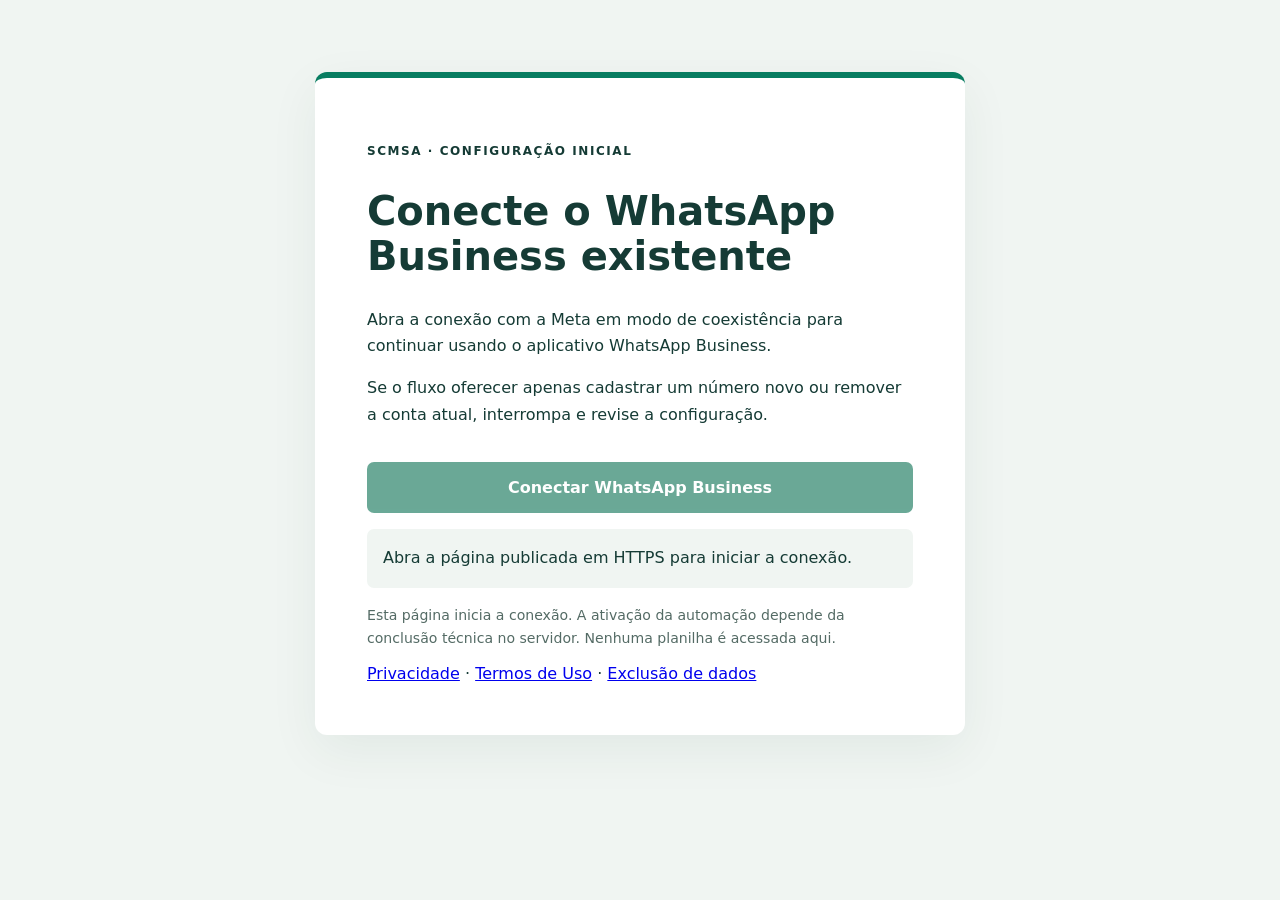
<file: index.html>
<!doctype html>
<html lang="pt-BR">
<head>
  <meta charset="utf-8">
  <meta name="viewport" content="width=device-width, initial-scale=1">
  <meta name="referrer" content="no-referrer">
  <meta name="robots" content="noindex,nofollow">
  <title>SCMSA · Conectar WhatsApp</title>
  <link rel="stylesheet" href="style.css">
  <script src="signup.js" defer></script>
</head>
<body>
  <main>
    <p class="eyebrow">SCMSA · CONFIGURAÇÃO INICIAL</p>
    <h1>Conecte o WhatsApp Business existente</h1>
    <p>Abra a conexão com a Meta em modo de coexistência para continuar usando o aplicativo WhatsApp Business.</p>
    <p>Se o fluxo oferecer apenas cadastrar um número novo ou remover a conta atual, interrompa e revise a configuração.</p>
    <button id="connect" disabled>Carregando conexão…</button>
    <p id="status" role="status" aria-live="polite">Aguardando a Meta.</p>
    <p class="note">Esta página inicia a conexão. A ativação da automação depende da conclusão técnica no servidor. Nenhuma planilha é acessada aqui.</p>
    <nav aria-label="Informações do MVP"><a href="privacy.html">Privacidade</a> · <a href="terms.html">Termos de Uso</a> · <a href="data-deletion.html">Exclusão de dados</a></nav>
  </main>
</body>
</html>
</file>
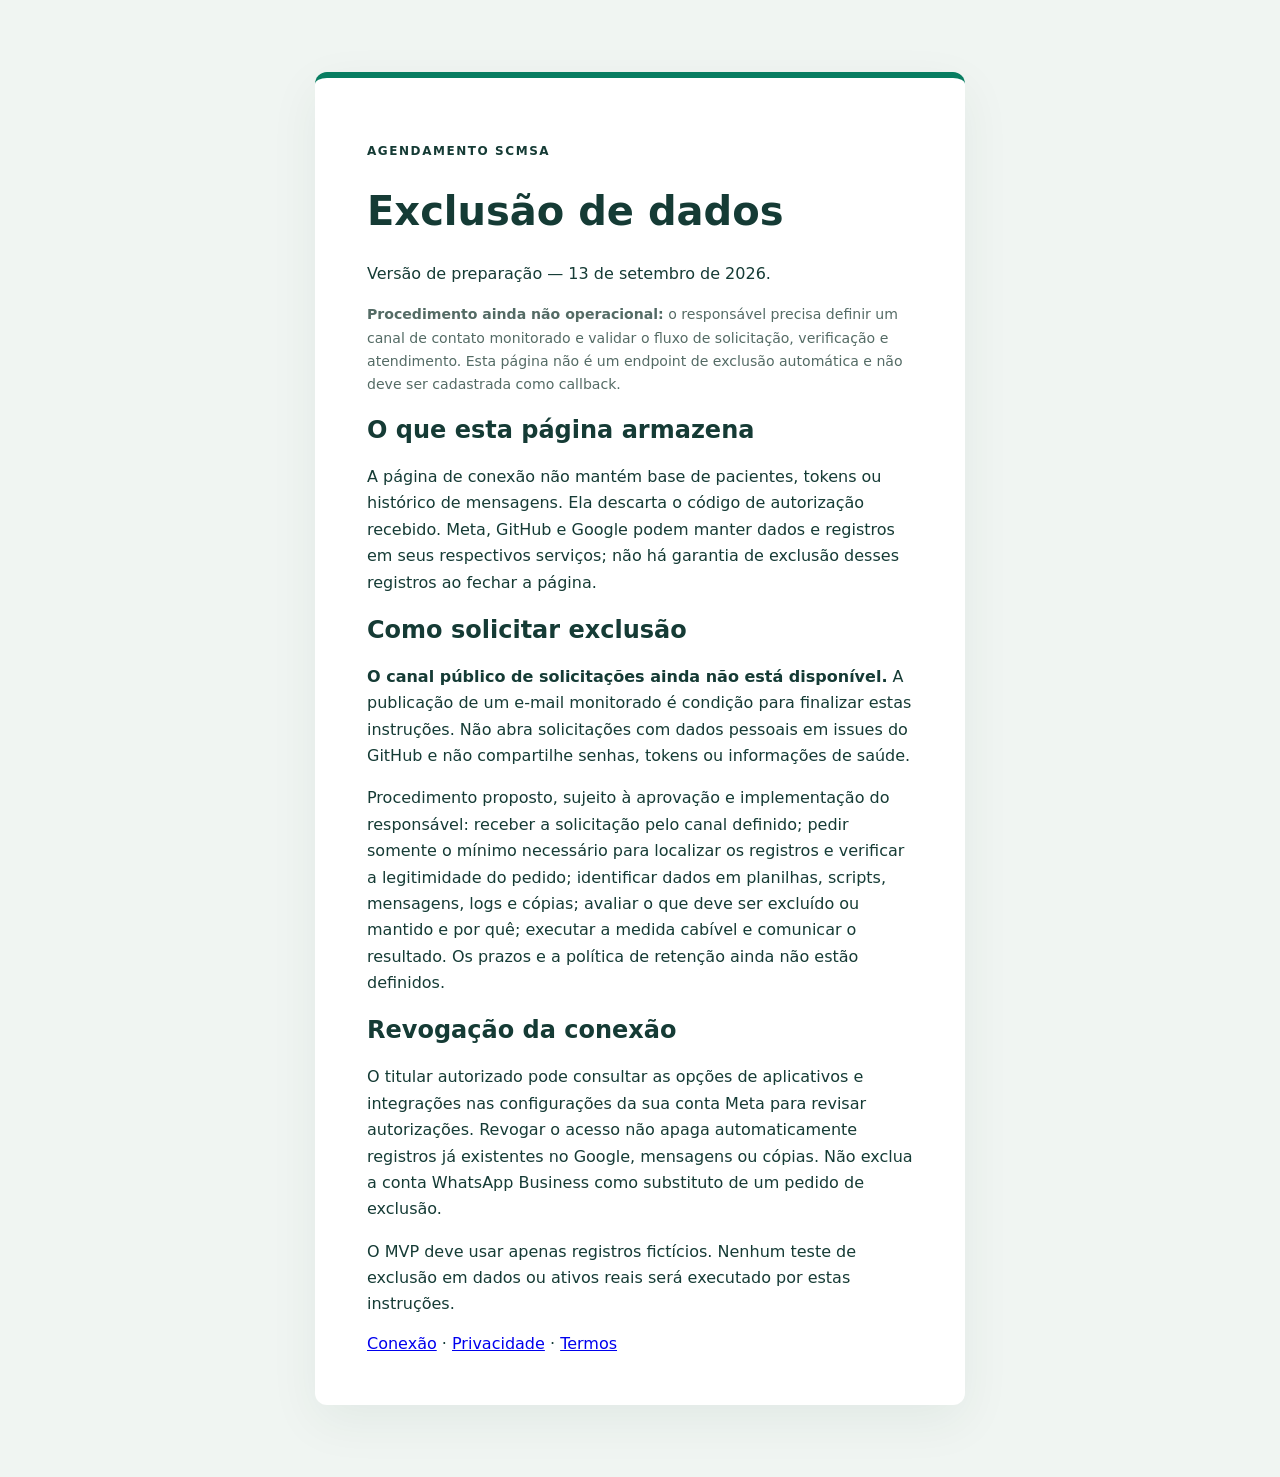
<file: data-deletion.html>
<!doctype html>
<html lang="pt-BR"><head><meta charset="utf-8"><meta name="viewport" content="width=device-width, initial-scale=1"><meta name="robots" content="noindex,nofollow"><title>Exclusão de dados · Agendamento SCMSA</title><link rel="stylesheet" href="style.css"></head>
<body><main><p class="eyebrow">AGENDAMENTO SCMSA</p><h1>Exclusão de dados</h1><p>Versão de preparação — 13 de setembro de 2026.</p>
<p class="note"><strong>Procedimento ainda não operacional:</strong> o responsável precisa definir um canal de contato monitorado e validar o fluxo de solicitação, verificação e atendimento. Esta página não é um endpoint de exclusão automática e não deve ser cadastrada como callback.</p>
<h2>O que esta página armazena</h2><p>A página de conexão não mantém base de pacientes, tokens ou histórico de mensagens. Ela descarta o código de autorização recebido. Meta, GitHub e Google podem manter dados e registros em seus respectivos serviços; não há garantia de exclusão desses registros ao fechar a página.</p>
<h2>Como solicitar exclusão</h2><p><strong>O canal público de solicitações ainda não está disponível.</strong> A publicação de um e-mail monitorado é condição para finalizar estas instruções. Não abra solicitações com dados pessoais em issues do GitHub e não compartilhe senhas, tokens ou informações de saúde.</p>
<p>Procedimento proposto, sujeito à aprovação e implementação do responsável: receber a solicitação pelo canal definido; pedir somente o mínimo necessário para localizar os registros e verificar a legitimidade do pedido; identificar dados em planilhas, scripts, mensagens, logs e cópias; avaliar o que deve ser excluído ou mantido e por quê; executar a medida cabível e comunicar o resultado. Os prazos e a política de retenção ainda não estão definidos.</p>
<h2>Revogação da conexão</h2><p>O titular autorizado pode consultar as opções de aplicativos e integrações nas configurações da sua conta Meta para revisar autorizações. Revogar o acesso não apaga automaticamente registros já existentes no Google, mensagens ou cópias. Não exclua a conta WhatsApp Business como substituto de um pedido de exclusão.</p>
<p>O MVP deve usar apenas registros fictícios. Nenhum teste de exclusão em dados ou ativos reais será executado por estas instruções.</p><nav aria-label="Informações do MVP"><a href="index.html">Conexão</a> · <a href="privacy.html">Privacidade</a> · <a href="terms.html">Termos</a></nav></main></body></html>
</file>
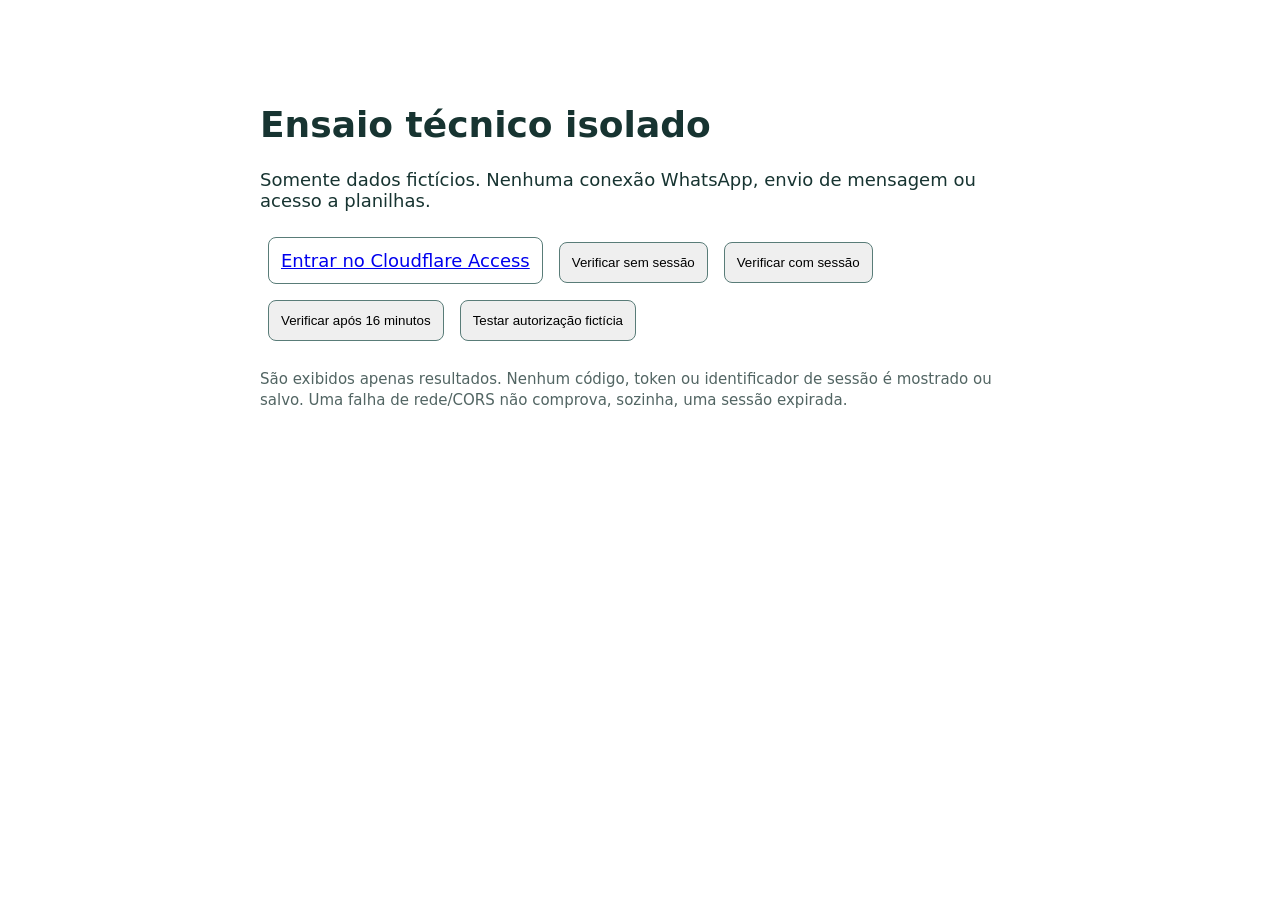
<file: ensaio.html>
<!doctype html><html lang="pt-BR"><meta charset="utf-8"><meta name="viewport" content="width=device-width,initial-scale=1"><meta name="referrer" content="no-referrer"><meta http-equiv="Content-Security-Policy" content="default-src 'none'; script-src 'self'; style-src 'unsafe-inline'; connect-src https://onboarding-admin.lisnaldo-alevi.workers.dev; base-uri 'none'; form-action 'none'"><title>SCMSA · Ensaio isolado</title><style>body{font:18px system-ui;max-width:760px;margin:4rem auto;padding:1rem;color:#173431}button,a{display:inline-block;padding:12px;margin:8px;border:1px solid #597c78;border-radius:8px}li{margin:1rem}small{color:#526563}</style><h1>Ensaio técnico isolado</h1><p>Somente dados fictícios. Nenhuma conexão WhatsApp, envio de mensagem ou acesso a planilhas.</p><a href="https://onboarding-admin.lisnaldo-alevi.workers.dev/" target="_blank" rel="noopener noreferrer">Entrar no Cloudflare Access</a><button id="anonymous">Verificar sem sessão</button><button id="authorized">Verificar com sessão</button><button id="expiry">Verificar após 16 minutos</button><ul id="results" aria-live="polite"></ul><small>São exibidos apenas resultados. Nenhum código, token ou identificador de sessão é mostrado ou salvo. Uma falha de rede/CORS não comprova, sozinha, uma sessão expirada.</small><script src="ensaio.js"></script></html>
</file>
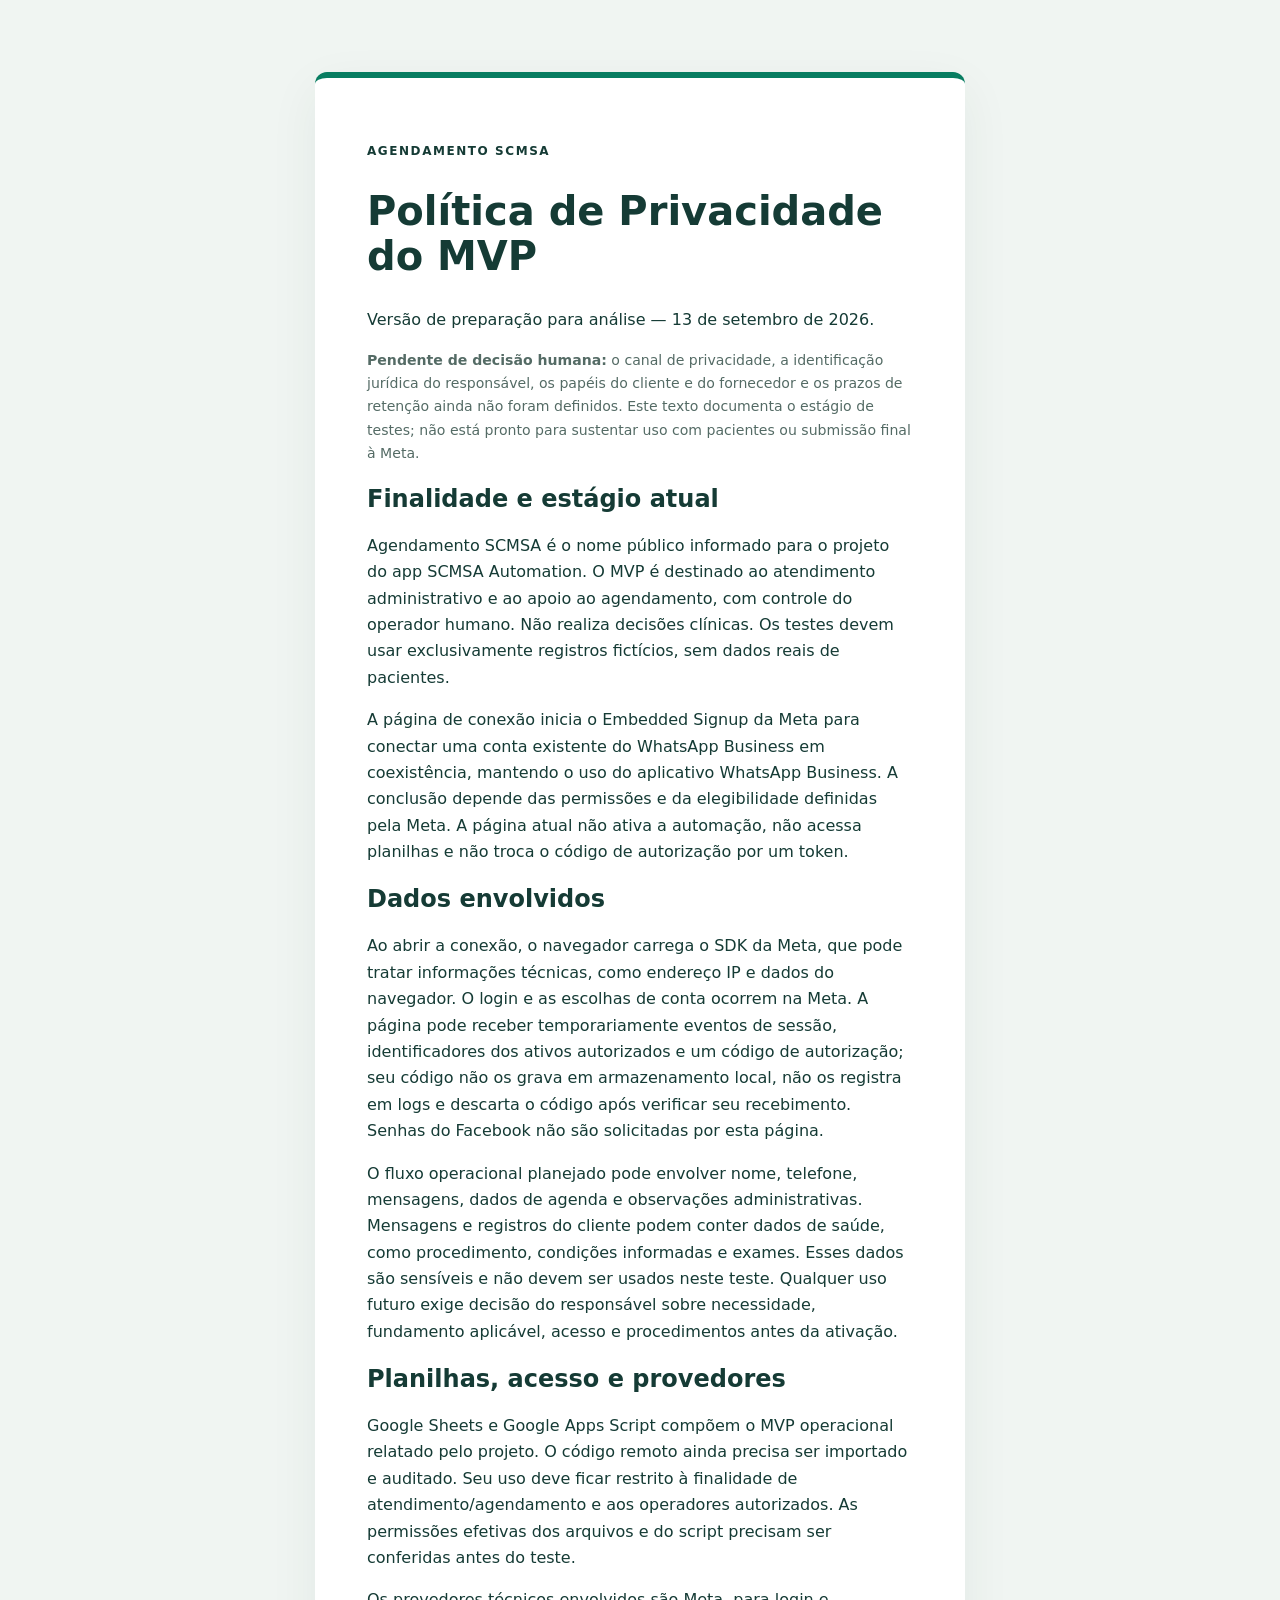
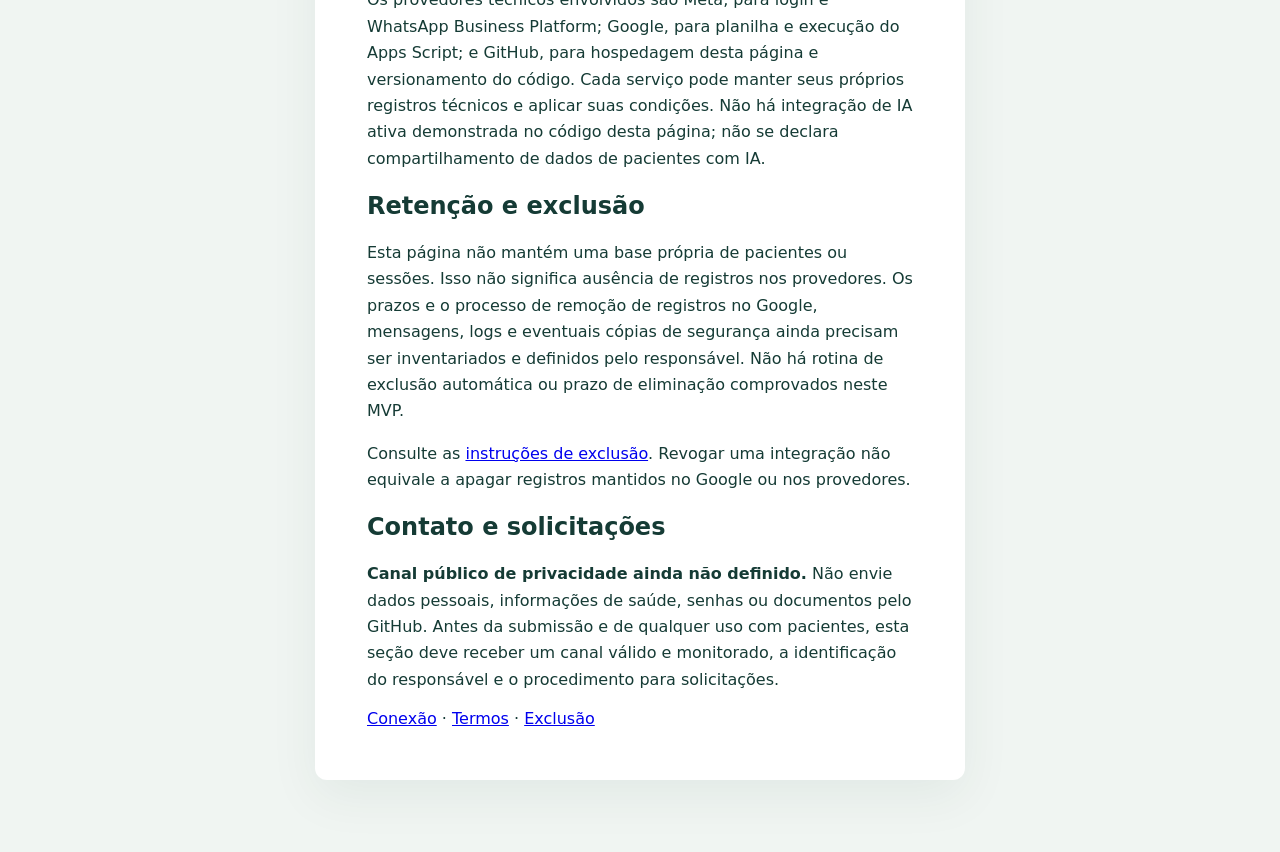
<file: privacy.html>
<!doctype html>
<html lang="pt-BR"><head><meta charset="utf-8"><meta name="viewport" content="width=device-width, initial-scale=1"><meta name="robots" content="noindex,nofollow"><title>Privacidade · Agendamento SCMSA</title><link rel="stylesheet" href="style.css"></head>
<body><main><p class="eyebrow">AGENDAMENTO SCMSA</p><h1>Política de Privacidade do MVP</h1>
<p>Versão de preparação para análise — 13 de setembro de 2026.</p>
<p class="note"><strong>Pendente de decisão humana:</strong> o canal de privacidade, a identificação jurídica do responsável, os papéis do cliente e do fornecedor e os prazos de retenção ainda não foram definidos. Este texto documenta o estágio de testes; não está pronto para sustentar uso com pacientes ou submissão final à Meta.</p>
<h2>Finalidade e estágio atual</h2><p>Agendamento SCMSA é o nome público informado para o projeto do app SCMSA Automation. O MVP é destinado ao atendimento administrativo e ao apoio ao agendamento, com controle do operador humano. Não realiza decisões clínicas. Os testes devem usar exclusivamente registros fictícios, sem dados reais de pacientes.</p>
<p>A página de conexão inicia o Embedded Signup da Meta para conectar uma conta existente do WhatsApp Business em coexistência, mantendo o uso do aplicativo WhatsApp Business. A conclusão depende das permissões e da elegibilidade definidas pela Meta. A página atual não ativa a automação, não acessa planilhas e não troca o código de autorização por um token.</p>
<h2>Dados envolvidos</h2><p>Ao abrir a conexão, o navegador carrega o SDK da Meta, que pode tratar informações técnicas, como endereço IP e dados do navegador. O login e as escolhas de conta ocorrem na Meta. A página pode receber temporariamente eventos de sessão, identificadores dos ativos autorizados e um código de autorização; seu código não os grava em armazenamento local, não os registra em logs e descarta o código após verificar seu recebimento. Senhas do Facebook não são solicitadas por esta página.</p>
<p>O fluxo operacional planejado pode envolver nome, telefone, mensagens, dados de agenda e observações administrativas. Mensagens e registros do cliente podem conter dados de saúde, como procedimento, condições informadas e exames. Esses dados são sensíveis e não devem ser usados neste teste. Qualquer uso futuro exige decisão do responsável sobre necessidade, fundamento aplicável, acesso e procedimentos antes da ativação.</p>
<h2>Planilhas, acesso e provedores</h2><p>Google Sheets e Google Apps Script compõem o MVP operacional relatado pelo projeto. O código remoto ainda precisa ser importado e auditado. Seu uso deve ficar restrito à finalidade de atendimento/agendamento e aos operadores autorizados. As permissões efetivas dos arquivos e do script precisam ser conferidas antes do teste.</p>
<p>Os provedores técnicos envolvidos são Meta, para login e WhatsApp Business Platform; Google, para planilha e execução do Apps Script; e GitHub, para hospedagem desta página e versionamento do código. Cada serviço pode manter seus próprios registros técnicos e aplicar suas condições. Não há integração de IA ativa demonstrada no código desta página; não se declara compartilhamento de dados de pacientes com IA.</p>
<h2>Retenção e exclusão</h2><p>Esta página não mantém uma base própria de pacientes ou sessões. Isso não significa ausência de registros nos provedores. Os prazos e o processo de remoção de registros no Google, mensagens, logs e eventuais cópias de segurança ainda precisam ser inventariados e definidos pelo responsável. Não há rotina de exclusão automática ou prazo de eliminação comprovados neste MVP.</p>
<p>Consulte as <a href="data-deletion.html">instruções de exclusão</a>. Revogar uma integração não equivale a apagar registros mantidos no Google ou nos provedores.</p>
<h2>Contato e solicitações</h2><p><strong>Canal público de privacidade ainda não definido.</strong> Não envie dados pessoais, informações de saúde, senhas ou documentos pelo GitHub. Antes da submissão e de qualquer uso com pacientes, esta seção deve receber um canal válido e monitorado, a identificação do responsável e o procedimento para solicitações.</p>
<nav aria-label="Informações do MVP"><a href="index.html">Conexão</a> · <a href="terms.html">Termos</a> · <a href="data-deletion.html">Exclusão</a></nav></main></body></html>
</file>
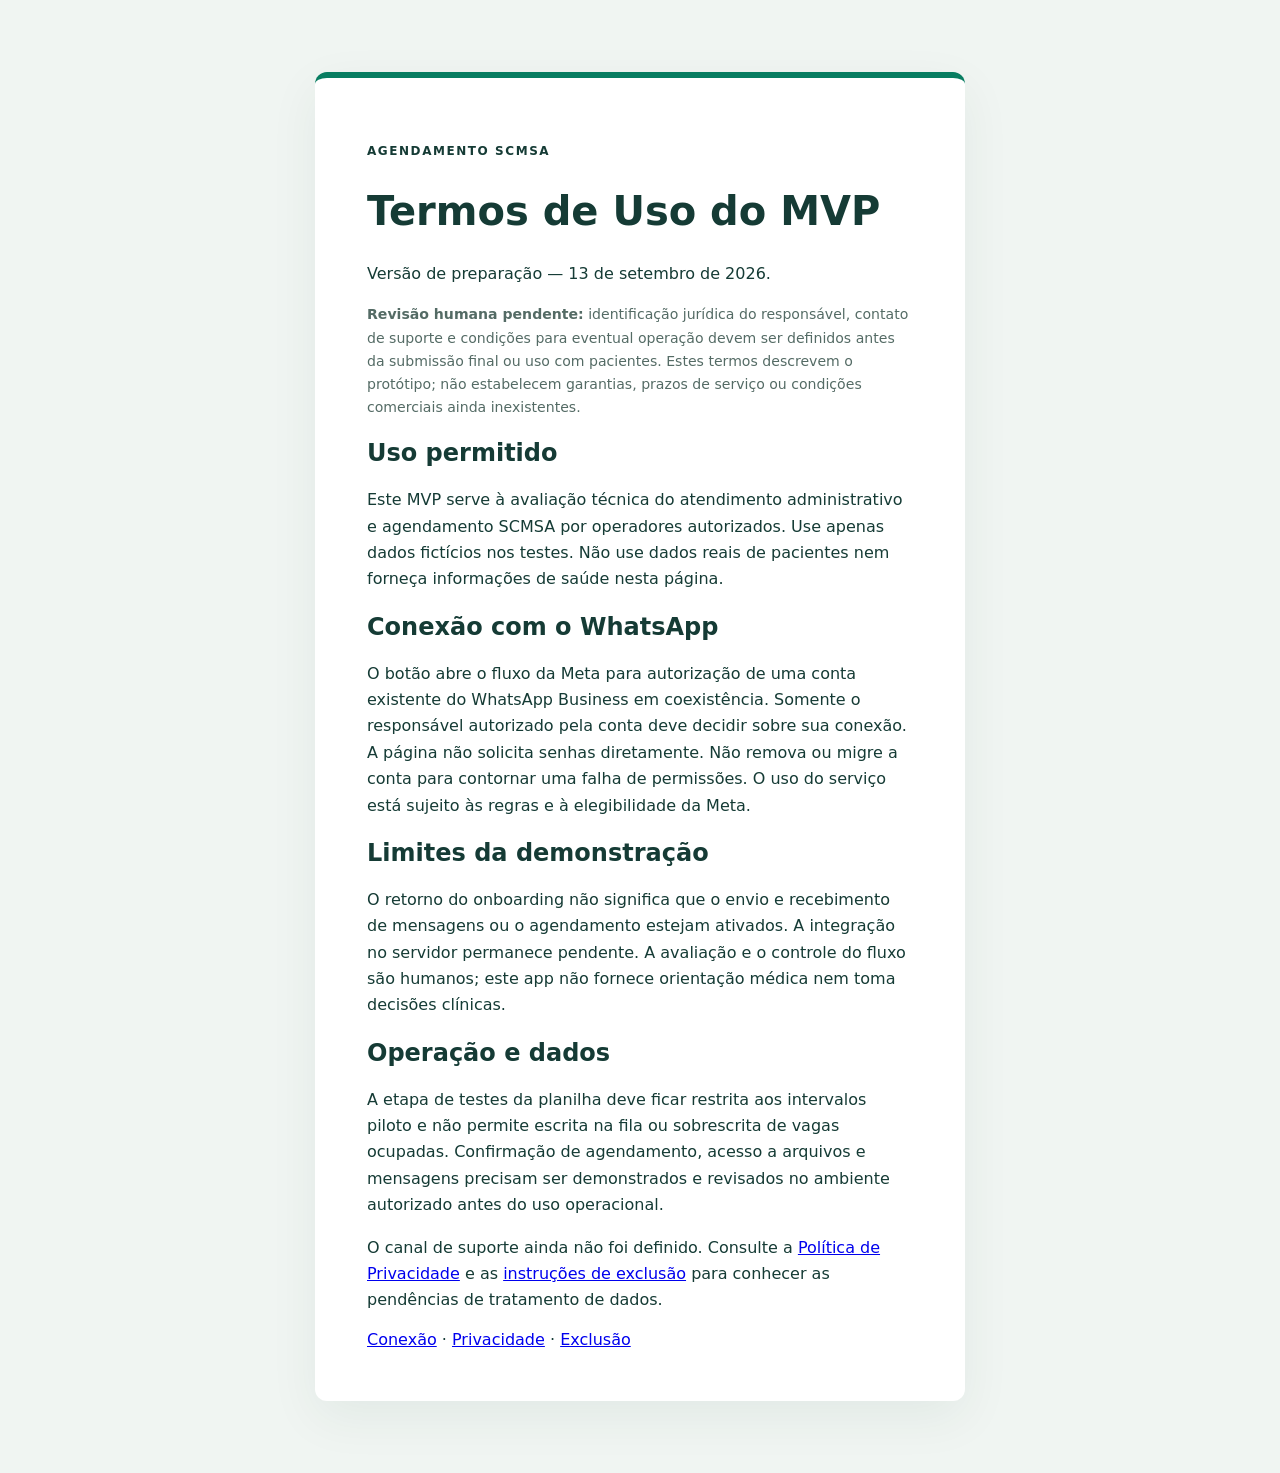
<file: terms.html>
<!doctype html>
<html lang="pt-BR"><head><meta charset="utf-8"><meta name="viewport" content="width=device-width, initial-scale=1"><meta name="robots" content="noindex,nofollow"><title>Termos do MVP · Agendamento SCMSA</title><link rel="stylesheet" href="style.css"></head>
<body><main><p class="eyebrow">AGENDAMENTO SCMSA</p><h1>Termos de Uso do MVP</h1><p>Versão de preparação — 13 de setembro de 2026.</p>
<p class="note"><strong>Revisão humana pendente:</strong> identificação jurídica do responsável, contato de suporte e condições para eventual operação devem ser definidos antes da submissão final ou uso com pacientes. Estes termos descrevem o protótipo; não estabelecem garantias, prazos de serviço ou condições comerciais ainda inexistentes.</p>
<h2>Uso permitido</h2><p>Este MVP serve à avaliação técnica do atendimento administrativo e agendamento SCMSA por operadores autorizados. Use apenas dados fictícios nos testes. Não use dados reais de pacientes nem forneça informações de saúde nesta página.</p>
<h2>Conexão com o WhatsApp</h2><p>O botão abre o fluxo da Meta para autorização de uma conta existente do WhatsApp Business em coexistência. Somente o responsável autorizado pela conta deve decidir sobre sua conexão. A página não solicita senhas diretamente. Não remova ou migre a conta para contornar uma falha de permissões. O uso do serviço está sujeito às regras e à elegibilidade da Meta.</p>
<h2>Limites da demonstração</h2><p>O retorno do onboarding não significa que o envio e recebimento de mensagens ou o agendamento estejam ativados. A integração no servidor permanece pendente. A avaliação e o controle do fluxo são humanos; este app não fornece orientação médica nem toma decisões clínicas.</p>
<h2>Operação e dados</h2><p>A etapa de testes da planilha deve ficar restrita aos intervalos piloto e não permite escrita na fila ou sobrescrita de vagas ocupadas. Confirmação de agendamento, acesso a arquivos e mensagens precisam ser demonstrados e revisados no ambiente autorizado antes do uso operacional.</p>
<p>O canal de suporte ainda não foi definido. Consulte a <a href="privacy.html">Política de Privacidade</a> e as <a href="data-deletion.html">instruções de exclusão</a> para conhecer as pendências de tratamento de dados.</p><nav aria-label="Informações do MVP"><a href="index.html">Conexão</a> · <a href="privacy.html">Privacidade</a> · <a href="data-deletion.html">Exclusão</a></nav></main></body></html>
</file>
<file: style.css>
:root { color-scheme: light; font-family: system-ui, sans-serif; color: #153b35; background: #f0f5f2; }
* { box-sizing: border-box; }
body { margin: 0; padding: 8vh 20px; }
main { max-width: 650px; margin: auto; padding: clamp(24px, 6vw, 52px); background: white; border-top: 6px solid #087d61; border-radius: 12px; box-shadow: 0 16px 50px #153b3510; }
.eyebrow { font-size: .75rem; letter-spacing: .13em; font-weight: 750; }
h1 { font-size: clamp(1.8rem, 5vw, 2.5rem); line-height: 1.14; }
p { line-height: 1.65; }
button { border: 0; border-radius: 7px; padding: 16px 22px; background: #087052; color: white; font: inherit; font-weight: 650; cursor: pointer; width: 100%; margin-top: 18px; }
button:disabled { opacity: .6; cursor: default; }
button:focus-visible { outline: 3px solid #c28b22; outline-offset: 4px; }
#status { padding: 16px; background: #f0f5f2; border-radius: 7px; }
.note { color: #546b65; font-size: .88rem; }
</file>
